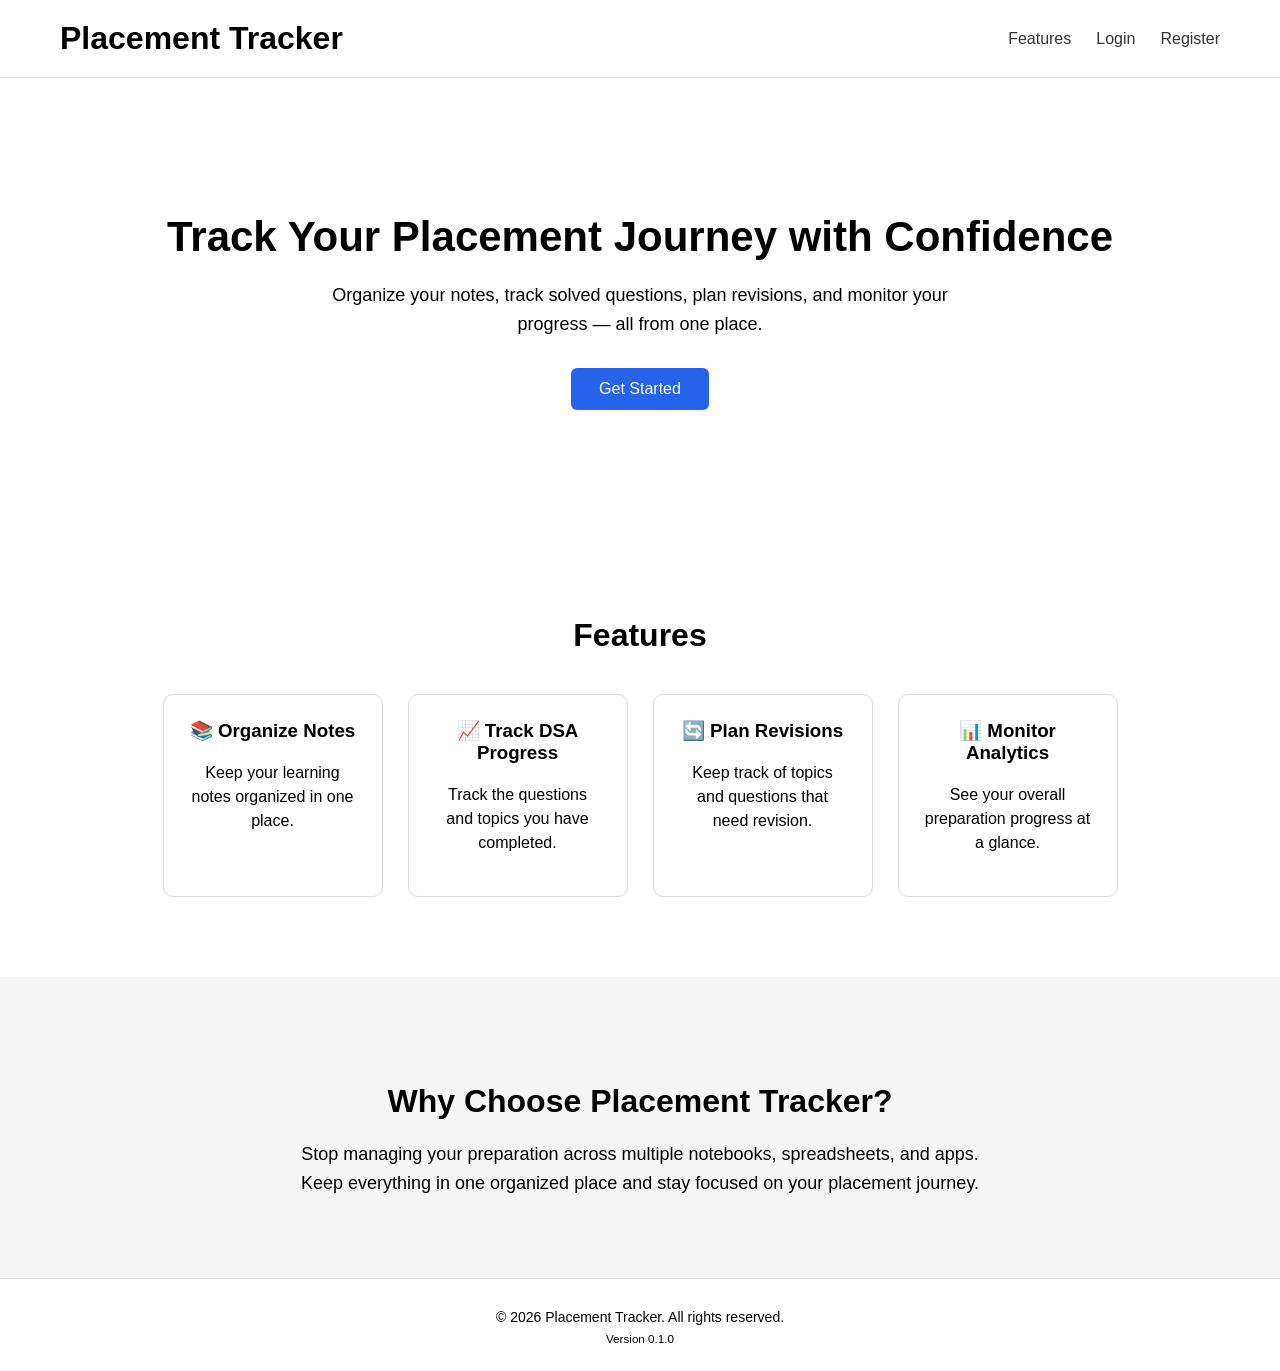
<file: index.html>
<!DOCTYPE html>
<html lang="en">

<head>

    <meta charset="UTF-8">
    <meta name="viewport" content="width=device-width, initial-scale=1.0">

    <title>Placement Tracker</title>

    <link rel="stylesheet" href="style.css">

</head>

<body>

    <header>

        <h1>Placement Tracker</h1>

        <nav>

            <ul>
                <li><a href="#features">Features</a></li>
                <li><a href="login.html">Login</a></li>
                <li><a href="register.html">Register</a></li>
            </ul>

        </nav>

    </header>

    <main>

        <section class="hero">

            <h2>Track Your Placement Journey with Confidence</h2>

            <p>
                Organize your notes, track solved questions,
                plan revisions, and monitor your progress —
                all from one place.
            </p>

            <button>Get Started</button>

        </section>

        <section class="features" id="features">

            <h2>Features</h2>

            <div class="feature-list">

                <div class="feature-card">
                    <h3>📚 Organize Notes</h3>
                    <p>Keep your learning notes organized in one place.</p>
                </div>

                <div class="feature-card">
                    <h3>📈 Track DSA Progress</h3>
                    <p>Track the questions and topics you have completed.</p>
                </div>

                <div class="feature-card">
                    <h3>🔄 Plan Revisions</h3>
                    <p>Keep track of topics and questions that need revision.</p>
                </div>

                <div class="feature-card">
                    <h3>📊 Monitor Analytics</h3>
                    <p>See your overall preparation progress at a glance.</p>
                </div>

            </div>

        </section>


        <section class="why-us">

            <h2>Why Choose Placement Tracker?</h2>

            <p>
                Stop managing your preparation across multiple notebooks,
                spreadsheets, and apps. Keep everything in one organized place
                and stay focused on your placement journey.
            </p>

        </section>

    </main>

    <footer>

        <p>&copy; 2026 Placement Tracker. All rights reserved.</p>

        <small>Version 0.1.0</small>

    </footer>

</body>

</html>
</file>
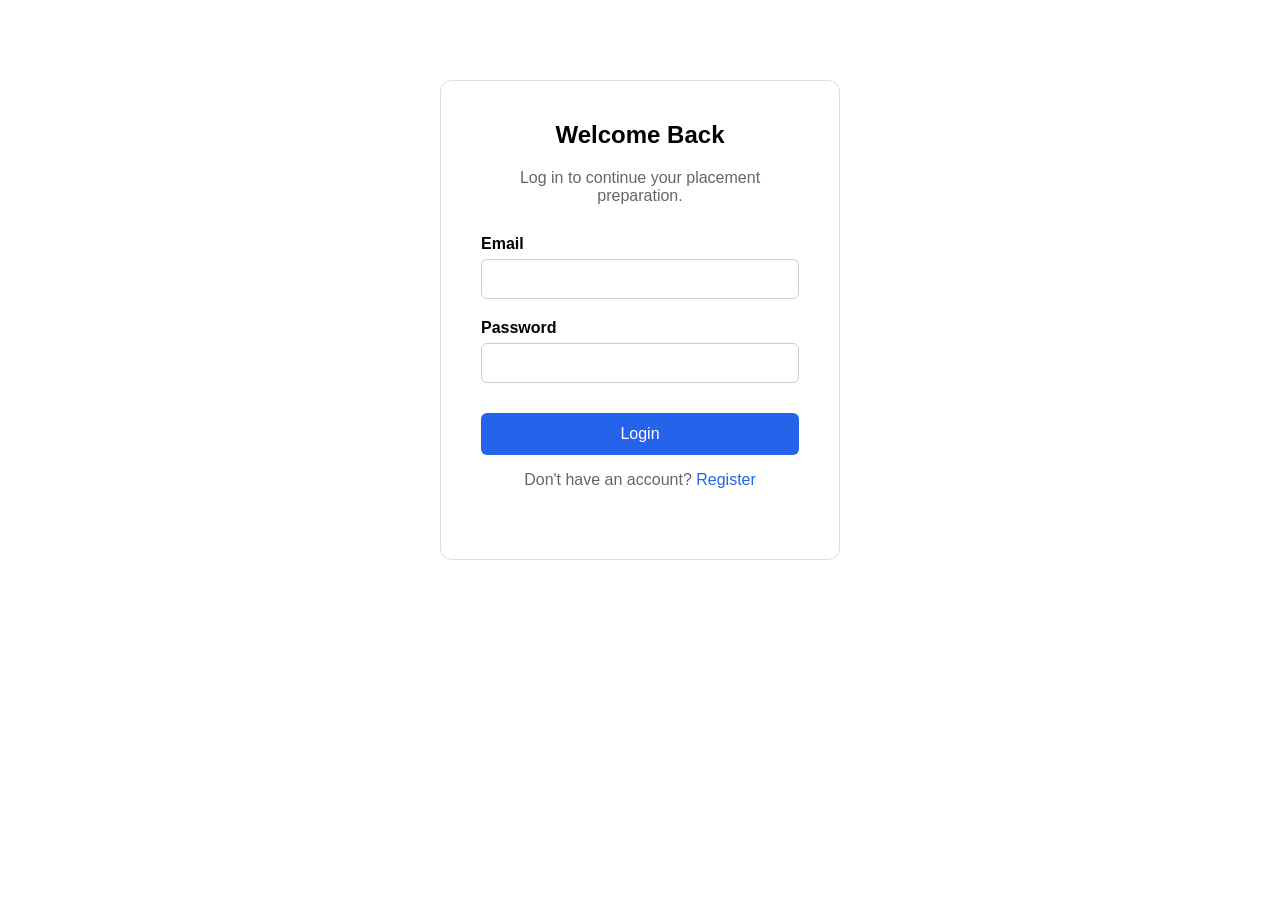
<file: login.html>
<!DOCTYPE html>
<html lang="en">

<head>
    <meta charset="UTF-8">
    <meta name="viewport" content="width=device-width, initial-scale=1.0">

    <title>Login - Placement Tracker</title>

    <link rel="stylesheet" href="style.css">
</head>

<body>

    <main>

        <section class="auth-card">

            <h1>Welcome Back</h1>

            <p>Log in to continue your placement preparation.</p>

            <form>

                <label for="email">Email</label>
                <input type="email" id="email" name="email">

                <label for="password">Password</label>
                <input type="password" id="password" name="password">

                <button type="submit">Login</button>

            </form>

            <p>
                Don't have an account?
                <a href="register.html">Register</a>
            </p>

        </section>

    </main>

</body>

</html>
</file>
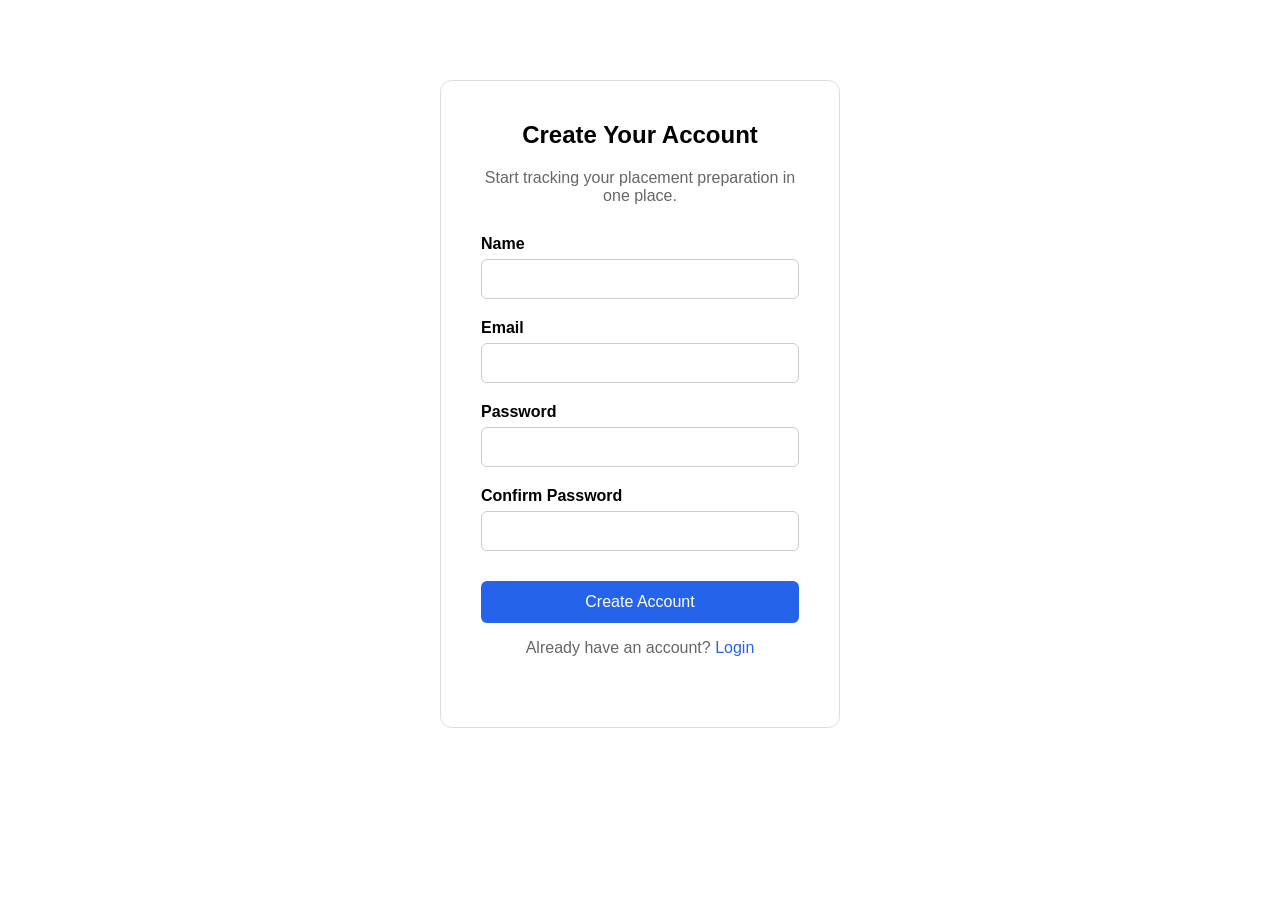
<file: register.html>
<!DOCTYPE html>
<html lang="en">

<head>
    <meta charset="UTF-8">
    <meta name="viewport" content="width=device-width, initial-scale=1.0">

    <title>Register - Placement Tracker</title>

    <link rel="stylesheet" href="style.css">
</head>

<body>

    <main>

        <section class="auth-card">

            <h1>Create Your Account</h1>

            <p>Start tracking your placement preparation in one place.</p>

            <form>

                <label for="name">Name</label>
                <input type="text" id="name" name="name">

                <label for="email">Email</label>
                <input type="email" id="email" name="email">

                <label for="password">Password</label>
                <input type="password" id="password" name="password">

                <label for="confirm-password">Confirm Password</label>
                <input type="password" id="confirm-password" name="confirm-password">

                <button type="submit">Create Account</button>

            </form>

            <p>
                Already have an account?
                <a href="login.html">Login</a>
            </p>

        </section>

    </main>

</body>

</html>
</file>
<file: style.css>
* {
    box-sizing: border-box;
}

body {
    font-family: Arial, sans-serif;
    margin: 0;
}

/* ================================
   Header & Navigation
================================ */

header {
    display: flex;
    align-items: center;
    justify-content: space-between;
    padding: 20px 60px;
    border-bottom: 1px solid #ddd;
}

header h1 {
    margin: 0;
}

nav ul {
    display: flex;
    list-style: none;
    gap: 25px;
    margin: 0;
    padding: 0;
}

nav a {
    text-decoration: none;
    color: #333;
}

nav a:hover {
    color: #666;
}

/* ================================
   Hero Section
================================ */

.hero {
    text-align: center;
    padding: 100px 20px;
}

.hero h2 {
    font-size: 42px;
    margin-bottom: 20px;
}

.hero p {
    max-width: 650px;
    margin: 0 auto 30px;
    font-size: 18px;
    line-height: 1.6;
}

.hero button {
    padding: 12px 28px;
    font-size: 16px;
    border: none;
    border-radius: 6px;
    cursor: pointer;
    background-color: #2563eb;
    color: white;
    transition: transform 0.2s ease;
}

.hero button:hover {
    transform: translateY(-2px);
}

/* ================================
   Features Section
================================ */

.features {
    padding: 80px 60px;
    text-align: center;
}

.features h2 {
    font-size: 32px;
    margin-bottom: 40px;
}

.feature-list {
    display: flex;
    justify-content: center;
    gap: 25px;
    flex-wrap: wrap;
}

.feature-card {
    width: 220px;
    padding: 25px;
    border: 1px solid #ddd;
    border-radius: 10px;
    background-color: white;
    transition: transform 0.2s ease, box-shadow 0.2s ease;
}

.feature-card:hover {
    transform: translateY(-4px);
    box-shadow: 0 8px 20px rgba(0, 0, 0, 0.08);
}

.feature-card h3 {
    margin-top: 0;
}

.feature-card p {
    line-height: 1.5;
}

/* ================================
   Why Choose Us Section
================================ */

.why-us {
    padding: 80px 60px;
    text-align: center;
    background-color: #f5f5f5;
}

.why-us h2 {
    font-size: 32px;
    margin-bottom: 20px;
}

.why-us p {
    max-width: 700px;
    margin: 0 auto;
    line-height: 1.6;
    font-size: 18px;
}

/* ================================
   Footer
================================ */

footer {
    padding: 25px 60px;
    text-align: center;
    border-top: 1px solid #ddd;
    font-size: 14px;
}

footer p {
    margin: 5px 0;
}

/* ================================
   Authentication Pages
================================ */

.auth-card {
    width: 400px;
    margin: 80px auto;
    padding: 40px;
    border: 1px solid #ddd;
    border-radius: 12px;
    background-color: white;
}

.auth-card h1 {
    margin-top: 0;
    text-align: center;
}

.auth-card>p {
    text-align: center;
    color: #666;
    margin-bottom: 30px;
}

.auth-card form {
    display: flex;
    flex-direction: column;
}

.auth-card form label {
    margin-bottom: 6px;
    font-weight: bold;
}

.auth-card form input {
    padding: 10px;
    margin-bottom: 20px;
    border: 1px solid #ccc;
    border-radius: 6px;
    font-size: 16px;
}

.auth-card form button {
    padding: 12px;
    margin-top: 10px;
    border: none;
    border-radius: 6px;
    background-color: #2563eb;
    color: white;
    font-size: 16px;
    cursor: pointer;
}

.auth-card form button:hover {
    transform: translateY(-2px);
}

.auth-card a {
    color: #2563eb;
    text-decoration: none;
}

.auth-card a:hover {
    text-decoration: underline;
}

/* ================================
   Responsive Design
================================ */

@media (max-width: 768px) {

    header {
        flex-direction: column;
        gap: 15px;
        padding: 20px;
    }

    nav ul {
        gap: 15px;
    }

    .hero {
        padding: 70px 20px;
    }

    .hero h2 {
        font-size: 32px;
    }

    .features {
        padding: 60px 20px;
    }

    .why-us {
        padding: 60px 20px;
    }
}

@media (max-width: 500px) {

    .auth-card {
        width: auto;
        margin: 40px 20px;
        padding: 25px;
    }
}
</file>
